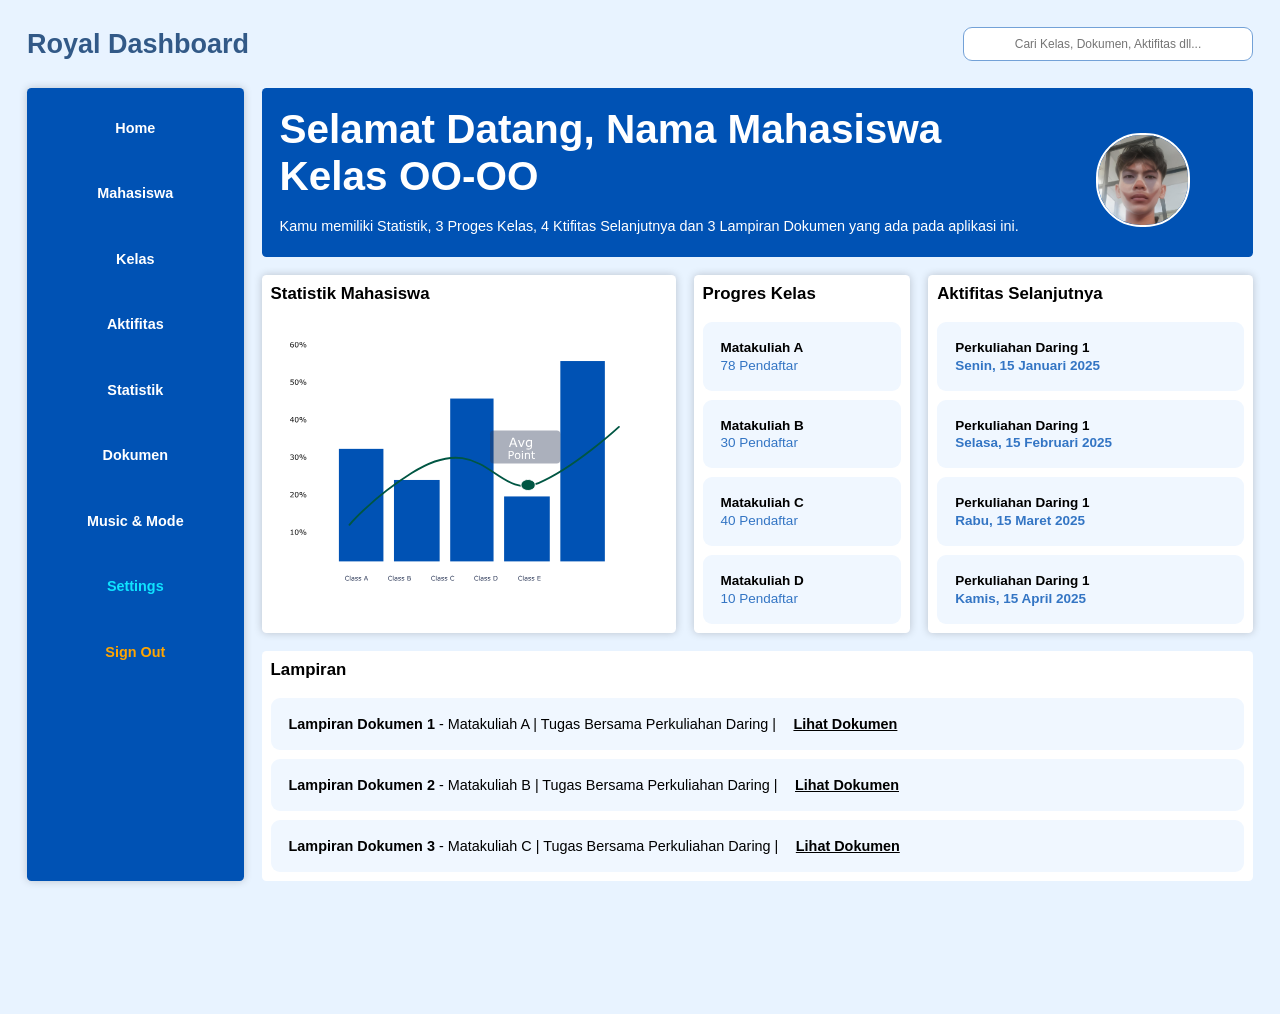
<file: index.html>
<!DOCTYPE html>
<html lang="en">
<head>
    <meta charset="UTF-8">
    <meta name="viewport" content="width=device-width, initial-scale=1.0">

    <!-- favicon untuk tab chrome -->
    <link rel="icon" type="image/png" href="Assets/logo-ur.png">

    <title>Royal Dashboard</title>

    <link rel="stylesheet" href="style.css">
</head>
<body id="bg-color">
  <div id="splash">
    <img src="Assets/logo-ur.png" alt="Universitas Royal Logo" />
    <h2>Universitas Royal</h2>

    <div class="loading-bar">
        <div class="loading-progress"></div>
    </div>
</div>
    <main>
        <div class="header">
            <div class="dashboard"><h1 id="RD">Royal Dashboard</h1></div>
            <div id="input-color" class="input">
                <input type="text" placeholder="Cari Kelas, Dokumen, Aktifitas dll...">
            </div>
        </div>

        <div id="main-color" class="main">
            <div class="nama">
                <h1 id="selamat">Selamat Datang, Nama Mahasiswa<br>Kelas OO-OO</h1>
                <p>
                    Kamu memiliki Statistik, 3 Proges Kelas,
                    4 Ktifitas Selanjutnya dan 3 Lampiran Dokumen
                    yang ada pada aplikasi ini.
                </p>
            </div>
            <div class="gambar">
                <img src="Assets/avatar.png" alt="">
            </div>
        </div>

        <div id="nav-color" class="nav">
            <div class="menu">
                <ul>
                    <li><a href="#" id="menu-home">Home</a></li>
                    <li><a href="#" id="menu-mahasiswa">Mahasiswa</a></li>
                    <li><a href="#" id="menu-kelas">Kelas</a></li>
                    <li><a href="#" id="menu-aktifitas">Aktifitas</a></li>
                    <li><a href="#" id="menu-statistik">Statistik</a></li>
                    <li><a href="#" id="menu-dokumen">Dokumen</a></li>
                    <li><a href="#" id="playbacksound">Music & Mode</a></li>
                    <li><a href="#" id="settings" class="sett">Settings</a></li>
                    <li><a href="#" id="signout" class="signo">Sign Out</a></li>
                </ul>
            </div>
        </div>

        <div class="aside" id="aside">
            <h3 id="SM">Statistik Mahasiswa</h3>
            <div class="gambar-statistik">
                <img src="Assets/Chart.svg" alt="">
            </div>
        </div>

        <div class="section1" id="progres-kelas-content">
            <h3 id="PK">Progres Kelas</h3>

            <div class="progres"><h6>Matakuliah A</h6><p>78 Pendaftar</p></div>
            <div class="progres"><h6>Matakuliah B</h6><p>30 Pendaftar</p></div>
            <div class="progres"><h6>Matakuliah C</h6><p>40 Pendaftar</p></div>
            <div class="progres"><h6>Matakuliah D</h6><p>10 Pendaftar</p></div>
        </div>

        <div class="section2" id="aktifitas-selanjutnya-content">
            <h3 id="AS">Aktifitas Selanjutnya</h3>

            <div class="progres"><h6>Perkuliahan Daring 1</h6><p>Senin, 15 Januari 2025</p></div>
            <div class="progres"><h6>Perkuliahan Daring 1</h6><p>Selasa, 15 Februari 2025</p></div>
            <div class="progres"><h6>Perkuliahan Daring 1</h6><p>Rabu, 15 Maret 2025</p></div>
            <div class="progres"><h6>Perkuliahan Daring 1</h6><p>Kamis, 15 April 2025</p></div>
        </div>

        <div class="footer" id="lampiran-content">
            <h3 id="Lcolor">Lampiran</h3>

            <div class="lampiran">
                <p>
                    <span class="lampir-text">Lampiran Dokumen 1</span> -
                    Matakuliah A | Tugas Bersama Perkuliahan Daring |
                    <span class="dokumen-link">Lihat Dokumen</span>
                </p>
            </div>

            <div class="lampiran">
                <p>
                    <span class="lampir-text">Lampiran Dokumen 2</span> -
                    Matakuliah B | Tugas Bersama Perkuliahan Daring |
                    <span class="dokumen-link">Lihat Dokumen</span>
                </p>
            </div>

            <div class="lampiran">
                <p>
                    <span class="lampir-text">Lampiran Dokumen 3</span> -
                    Matakuliah C | Tugas Bersama Perkuliahan Daring |
                    <span class="dokumen-link">Lihat Dokumen</span>
                </p>
            </div>
        </div>
    </main>

    <script src="script.js"></script>
</body>

</html>
</file>
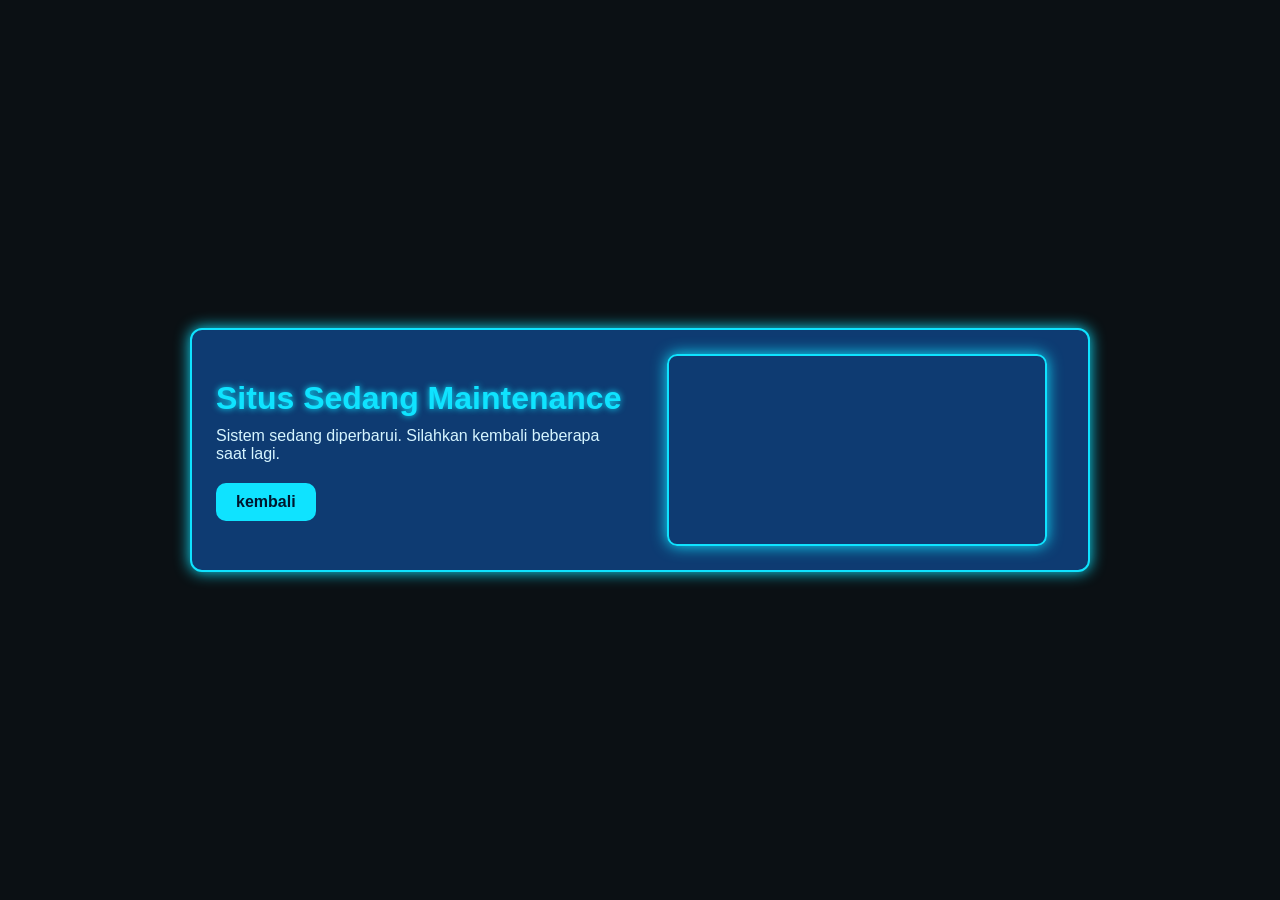
<file: maintenance.html>
<!DOCTYPE html>
<html lang="en">
<head>
    <meta charset="UTF-8">
    <meta name="viewport" content="width=device-width, initial-scale=1.0">
    <title>Maintenance</title>
    <link rel="stylesheet" href="maintenance.css">
</head>
<body>

    <div class="box">
        
        <div class="left">
            <h1>Situs Sedang Maintenance</h1>
            <p>Sistem sedang diperbarui. Silahkan kembali beberapa saat lagi.</p>

            <a href="index.html?skip=1" class="btn">kembali</a>
        </div>

        <div class="video-box">
            <!-- video maintenance offline -->
            <video 
                src="Assets/maintenance.mp4" 
                autoplay 
                loop 
                muted 
                playsinline>
            </video>
        </div>

    </div>

</body>
</html>
</file>
<file: style.css>
* {
    margin: 0px;
    padding: 0px;
    font-family: Arial, Helvetica, sans-serif;
    border-radius: 5px;
}


body{
    padding: 30px;
    background-color: #e8f3ff;
    zoom: 90%;
}

/* tambahan class baru untuk elemen lampiran */
.lampir-text {
    font-weight: bold;
    color: #000;
}

.dokumen-link {
    text-decoration: underline;
    font-weight: bold;
    margin-left: 15px;
    cursor: pointer;
}

main{
    display: grid;
    grid-template-columns: 1fr 1.5fr 1fr 1.5fr;
    grid-template-rows: 0.2fr 0.6fr 1.5fr 0.5fr;
    gap: 20px;
    grid-template-areas:
    'header header header header'
    'nav main main main'
    'nav aside section1 section2'
    'nav footer footer footer'
    ;
}

.header {grid-area: header;}
.main {grid-area: main;}
.nav  {grid-area: nav;}
.aside {grid-area: aside;}
.section1 {grid-area: section1;}
.section2 {grid-area: section2;}
.footer {grid-area: footer;}


.header {
    margin-bottom: 10px;
}

.main{
    background-color: #0052b4;
}

.nav{
    background-color: #0052b4;
    box-shadow: 0 0 10px rgba(0, 0, 0, 0.2);
    text-align: left;
}

.aside {
    background-color: white;
    box-shadow: 0 0 10px rgba(0, 0, 0, 0.2);
}

.section1{
    background-color: white;
    box-shadow: 0 0 10px rgba(0, 0, 0, 0.2);
}

.section2 {
    background-color: white;
    box-shadow: 0 0 10px rgba(0, 0, 0, 0.2);
}

.footer {
    background-color: white ;
}



/* header */
.header{
    display: flex;
    justify-content: space-between;
    align-items: center; 
 
}

.dashboard h1 {
    font-size: 30px;
    color: #325987;
}

.input input {
    width: 300px;
    border-radius: 10px;
    border: 1px #73a1d7 solid;
    padding: 10px;

    
}

.input input, ::placeholder{
    text-align: center;
}

/* main */
.main {
    display: flex;
    justify-content: space-between;
}

.nama {
    padding: 20px;
    
}

.nama h1 {
    font-size: 45px;
    color: white;
    font-weight: bold;
}

.nama p {
    color:white;
    margin: 30px auto auto auto;
}

.gambar {
    padding: 30px;
    margin-right: 40px;
    margin-top: 20px;
}
.gambar img { 
    width: 100px;
    border-radius: 50px;
    border: 3px white solid;
}

.nama p{
    margin-top: 20px;
    margin-bottom: 0px;
}


/* nav */

.menu {
    margin-top: 10px;
    font-weight: bold;
 
}
.menu ul li{
    list-style: none;
}

.menu ul li a{
    text-decoration: none;
    color:white;
    display: block;
    text-align: center;
    padding: 20px;
    margin-top: 15px;
}

.menu ul li .signo {
    text-decoration: none;
    color: orange;
    display: block;
    text-align: center;
    padding: 20px;
    margin-top: 15px;
}

.menu ul li .sett {
    text-decoration: none;
    color: #0fe3ff;
    display: block;
    text-align: center;
    padding: 20px;
    margin-top: 15px;
}

.menu ul li a:hover{
    background-color: #0e3b72;
    border: 2px #0fe3ff solid;
    box-shadow: 0 0 10px #0fe3ff;
}

/* aside */
.aside h3{
    padding: 10px;
}

.aside img{
    margin: 30px;
    width: 400px;
}


/* section1 */
.progres {
    padding: 20px;
    background-color: #f0f7ff;
    margin: 10px;
    border-radius: 10px;
}

.progres h6{
    font-size: 15px;
}

.progres p {
    font-size: 15px;
    color: #3375c4;
    margin-top: 3px;
}

.section1 h3{
    padding: 10px;
}

/* section2 */
.section2 h3{
    padding: 10px;
}

.section2 p {
   font-weight: bold;
}


/* footer */
.footer h3{
    padding: 10px;
}

.lampiran p {
    padding: 20px;
    background-color: #f0f7ff;
    margin: 10px;
    border-radius: 10px;
}

#dokumen{
    text-decoration: underline;
    font-weight: bold;
    margin-left: 15px;
}

#lampir{
    font-weight: bold;
}

/* Splash Screen */
#splash {
    position: fixed;
    inset: 0;
    background: #0b1014;
    display: flex;
    flex-direction: column;
    align-items: center;
    justify-content: center;
    z-index: 99999;
    color: white;
    gap: 20px;
    opacity: 1;
    transition: opacity 0.6s ease;
}

#splash img {
    width: 100px;
    filter: drop-shadow(0 0 5px white);
}

#splash.fade-out {
    opacity: 0;
    pointer-events: none;
}

/* Loading Bar */
.loading-bar {
    width: 220px;
    height: 10px;
    background: #14212e;
    border-radius: 10px;
    border: 2px solid #0fe3ff;
    overflow: hidden;
    box-shadow: 0 0 10px #0fe3ff;
}

.loading-progress {
    width: 0%;
    height: 100%;
    background: #0fe3ff;
    box-shadow: 0 0 15px #0fe3ff;
    animation: loadingAnim 1s linear forwards;
}

/* Animasi bar */
@keyframes loadingAnim {
    from { width: 0%; }
    to   { width: 100%; }

}
</file>
<file: maintenance.css>
/* reset kecil */
        *{
            margin:0;
            padding:0;
            box-sizing:border-box;
            font-family:Arial, Helvetica, sans-serif;
        }

        /* layout utama */
        body{
            min-height:100vh;
            display:flex;
            align-items:center;
            justify-content:center;
            background:#0b1014;
            color:white;
            padding:20px;
        }

        /* card utama */
        .box{
            width:100%;
            max-width:900px;
            background:#0e3b72;
            border:2px solid #0fe3ff;
            box-shadow:0 0 15px #0fe3ff;
            border-radius:12px;
            padding:24px;
            display:flex;
            gap:20px;
            align-items:center;
            justify-content:space-between;
        }

        .left{
            flex:1;
        }

        /* judul */
        h1{
            margin-bottom:10px;
            color:#0fe3ff;
            text-shadow:0 0 6px #0fe3ff;
        }

        p{
            color:#d6f5ff;
            margin-bottom:20px;
        }

        /* tombol kembali */
        .btn{
            background:#0fe3ff;
            color:#00172e;
            padding:10px 20px;
            border-radius:10px;
            text-decoration:none;
            font-weight:bold;
            display:inline-block;
            transition:0.2s;
        }
        .btn:hover{
            transform:translateY(-3px);
            box-shadow:0 0 12px #0fe3ff;
        }

        /* area video */
        .video-box{
            flex:1;
            display:flex;
            align-items:center;
            justify-content:center;
        }

        .video-box video{
            width:100%;
            max-width:380px;
            border-radius:10px;
            border:2px solid #0fe3ff;
            box-shadow:0 0 15px #0fe3ff;
        }

      
        /* responsive */
        @media (max-width:820px){
            .box{
                flex-direction:column-reverse;
                text-align:center;
            }
            .video-box{
                width:100%;
            }
        }
</file>
